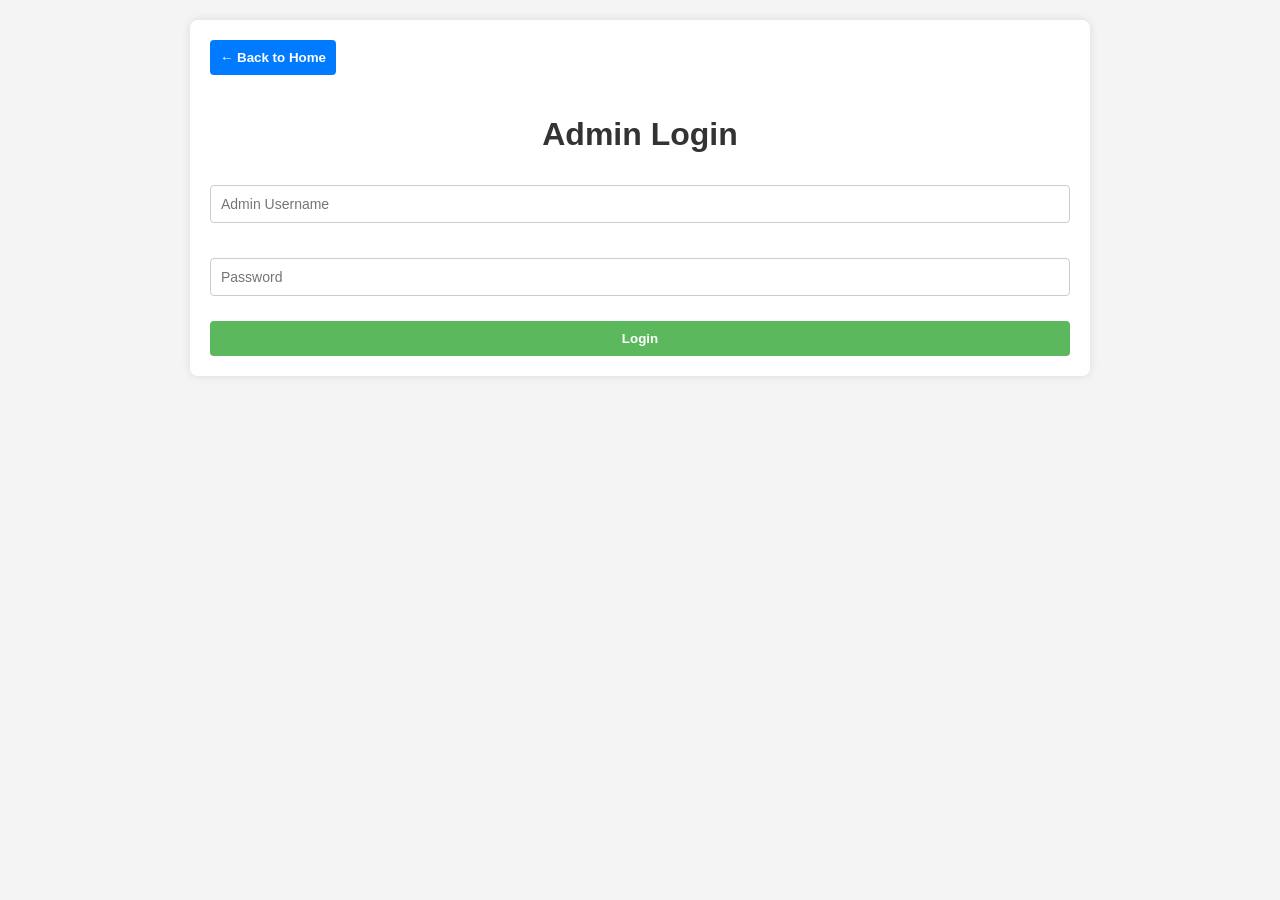
<file: admin-dashboard.html>
<!DOCTYPE html>
<html lang="en">
<head>
    <meta charset="UTF-8">
    <meta name="viewport" content="width=device-width, initial-scale=1.0">
    <meta http-equiv="Cache-Control" content="no-store" />
    <meta http-equiv="Pragma" content="no-cache" />
    <meta http-equiv="Expires" content="0" />
    <link rel="stylesheet" href="styles.css">
    <title>Admin Dashboard</title>
    <link rel="icon" href="logo.svg" type="image/svg+xml" />
    <style>
        body {
            font-family: Arial, sans-serif;
            background-color: #f4f4f4;
            margin: 0;
            padding: 20px;
        }
        .container {
            max-width: 900px;
            margin: auto;
            background: white;
            padding: 20px;
            border-radius: 8px;
            box-shadow: 0 0 10px rgba(0, 0, 0, 0.1);
        }
        h1 {
            text-align: center;
            color: #333;
        }
        h2 {
            color: #555;
            margin-top: 30px;
            border-bottom: 2px solid #5cb85c;
            padding-bottom: 10px;
        }
        form {
            display: flex;
            flex-direction: column;
        }
        input[type="text"], input[type="password"], input[type="email"], input[type="number"], textarea, input[type="file"] {
            padding: 10px;
            margin: 10px 0;
            border: 1px solid #ccc;
            border-radius: 4px;
            font-family: Arial, sans-serif;
        }
        textarea {
            resize: vertical;
            min-height: 100px;
        }
        button {
            padding: 10px;
            background-color: #5cb85c;
            color: white;
            border: none;
            border-radius: 4px;
            cursor: pointer;
            font-weight: bold;
        }
        button:hover {
            background-color: #4cae4c;
        }
        .form-group {
            margin-bottom: 15px;
        }
        .hidden {
            display: none;
        }
        .success {
            color: green;
            margin: 10px 0;
            padding: 10px;
            background-color: #d4edda;
            border-radius: 4px;
        }
        .error {
            color: red;
            margin: 10px 0;
            padding: 10px;
            background-color: #f8d7da;
            border-radius: 4px;
        }
        .nav-btn {
            background-color: #007bff;
            margin-bottom: 20px;
            display: inline-block;
        }
        .nav-btn:hover {
            background-color: #0056b3;
        }
        .logout-btn {
            background-color: #dc3545;
            margin-bottom: 20px;
        }
        .logout-btn:hover {
            background-color: #c82333;
        }
    </style>
</head>
<body>
    <div class="container">
        <button class="nav-btn" onclick="window.location.href='index.html'">← Back to Home</button>

        <div id="login-section">
            <h1>Admin Login</h1>
            <form id="admin-login-form">
                <div class="form-group">
                    <input type="text" id="login-username" placeholder="Admin Username" required>
                </div>
                <div class="form-group">
                    <input type="password" id="login-password" placeholder="Password" required>
                </div>
                <button type="submit">Login</button>
                <div id="login-message"></div>
            </form>
        </div>

        <div id="dashboard-section" class="hidden">
            <h1>Admin Dashboard</h1>
            <button class="logout-btn" onclick="logout()">Logout</button>

            <h2>Add New Product</h2>
            <form id="add-product-form">
                <div class="form-group">
                    <input type="text" id="product-name" placeholder="Product Name" required>
                </div>
                <div class="form-group">
                    <input type="number" id="product-price" placeholder="Price" step="0.01" required>
                </div>
                <div class="form-group">
                    <textarea id="product-description" placeholder="Product Description" required></textarea>
                </div>
                <div class="form-group">
                    <label for="product-image">Upload Product Image:</label>
                    <input type="file" id="product-image" accept="image/*" required>
                </div>
                <div class="form-group">
                    <input type="number" id="product-stock" placeholder="Stock Quantity" required>
                </div>
                <button type="submit">Add Product</button>
                <div id="product-message"></div>
            </form>
        </div>
    </div>

    <script>
        // Call the API on the same host/port that served this page.
        // This avoids "Failed to fetch" caused by hardcoded IPs / localhost.
        const API_BASE = `${window.location.origin}`;

        function getAdminToken() {
            return localStorage.getItem('admin_token');
        }

        function showLoginSection() {
            document.getElementById('login-section').classList.remove('hidden');
            document.getElementById('dashboard-section').classList.add('hidden');
        }

        function showDashboard() {
            document.getElementById('login-section').classList.add('hidden');
            document.getElementById('dashboard-section').classList.remove('hidden');
        }

        async function updateView() {
            showLoginSection();
            const token = getAdminToken();
            if (!token) {
                return;
            }

            try {
                const response = await fetch(`${API_BASE}/api/admin/session/`, {
                    headers: { 'X-Admin-Token': token },
                });
                if (response.ok) {
                    showDashboard();
                } else {
                    localStorage.removeItem('admin_token');
                }
            } catch {
                localStorage.removeItem('admin_token');
            }
        }

        // Ensure we re-check authentication when navigating via back/forward cache.
        window.addEventListener('pageshow', (event) => {
            if (event.persisted) {
                updateView();
            }
        });

        updateView();

        document.getElementById('admin-login-form').addEventListener('submit', async (e) => {
            e.preventDefault();
            const username = document.getElementById('login-username').value;
            const password = document.getElementById('login-password').value;
            const messageEl = document.getElementById('login-message');

            try {
                const response = await fetch(`${API_BASE}/api/admin/login/`, {
                    method: 'POST',
                    headers: { 'Content-Type': 'application/json' },
                    body: JSON.stringify({ username, password })
                });

                const data = await response.json();
                if (data.success) {
                    localStorage.setItem('admin_token', 'admin_' + data.admin_id);
                    messageEl.innerHTML = '<div class="success">Login successful! Redirecting...</div>';
                    setTimeout(() => {
                        location.reload();
                    }, 1000);
                } else {
                    messageEl.innerHTML = '<div class="error">' + (data.detail || 'Login failed') + '</div>';
                }
            } catch (error) {
                messageEl.innerHTML = '<div class="error">Error: ' + error.message + '</div>';
            }
        });

        document.getElementById('add-product-form').addEventListener('submit', async (e) => {
            e.preventDefault();
            const name = document.getElementById('product-name').value;
            const price = document.getElementById('product-price').value;
            const description = document.getElementById('product-description').value;
            const image = document.getElementById('product-image').files[0];
            const stock = document.getElementById('product-stock').value;
            const messageEl = document.getElementById('product-message');

            if (!image) {
                messageEl.innerHTML = '<div class="error">Please select an image</div>';
                return;
            }

            try {
                // Create product first
                const productResponse = await fetch(`${API_BASE}/api/products/`, {
                    method: 'POST',
                    headers: {
                        'Content-Type': 'application/json',
                        'X-Admin-Token': getAdminToken() || ''
                    },
                    body: JSON.stringify({ name, price, description, stock })
                });

                const product = await productResponse.json();
                if (!product.id) {
                    messageEl.innerHTML = '<div class="error">Failed to create product</div>';
                    return;
                }

                // Upload image
                const formData = new FormData();
                formData.append('image', image);

                const imageResponse = await fetch(`${API_BASE}/api/products/${product.id}/upload-image/`, {
                    method: 'POST',
                    headers: {
                        'X-Admin-Token': getAdminToken() || ''
                    },
                    body: formData
                });

                const updatedProduct = await imageResponse.json();
                if (updatedProduct.id) {
                    messageEl.innerHTML = '<div class="success">Product added successfully! Image uploaded.</div>';
                    document.getElementById('add-product-form').reset();
                    setTimeout(() => {
                        messageEl.innerHTML = '';
                    }, 3000);
                } else {
                    messageEl.innerHTML = '<div class="error">Failed to upload image</div>';
                }
            } catch (error) {
                messageEl.innerHTML = '<div class="error">Error: ' + error.message + '</div>';
                console.error('Error:', error);
            }
        });

        function logout() {
            localStorage.removeItem('admin_token');
            // Replace the current entry so the back button cannot return to an authenticated state.
            window.location.replace('admin-dashboard.html');
        }
    </script>
</body>
</html>
</file>
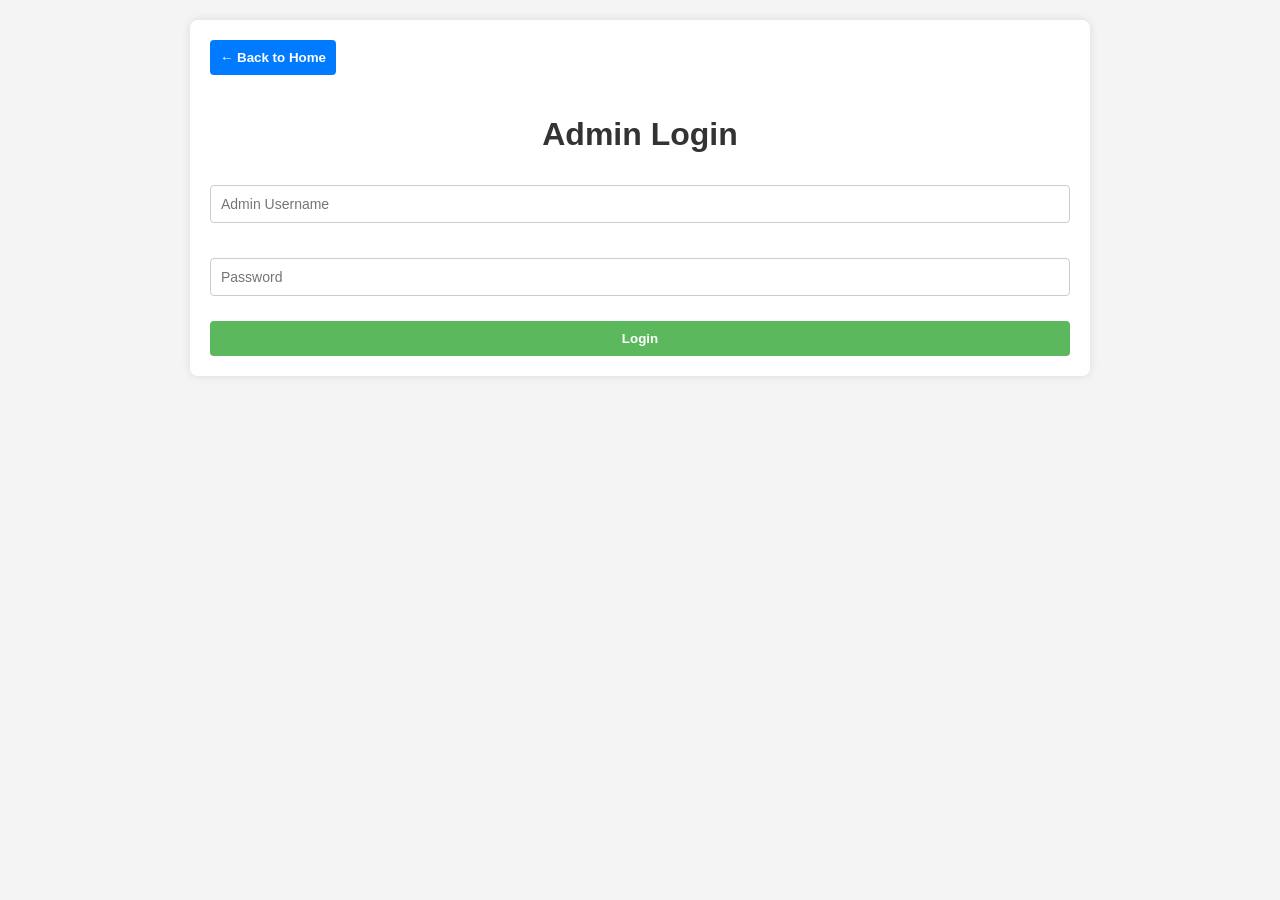
<file: admin-ui.html>
<!DOCTYPE html>
<html lang="en">
<head>
    <meta charset="UTF-8">
    <meta name="viewport" content="width=device-width, initial-scale=1.0">
    <meta http-equiv="Cache-Control" content="no-store" />
    <meta http-equiv="Pragma" content="no-cache" />
    <meta http-equiv="Expires" content="0" />
    <link rel="stylesheet" href="styles.css">
    <title>Admin Dashboard</title>
    <link rel="icon" href="logo.svg" type="image/svg+xml" />
    <style>
        body {
            font-family: Arial, sans-serif;
            background-color: #f4f4f4;
            margin: 0;
            padding: 20px;
        }
        .container {
            max-width: 900px;
            margin: auto;
            background: white;
            padding: 20px;
            border-radius: 8px;
            box-shadow: 0 0 10px rgba(0, 0, 0, 0.1);
        }
        h1 {
            text-align: center;
            color: #333;
        }
        h2 {
            color: #555;
            margin-top: 30px;
            border-bottom: 2px solid #5cb85c;
            padding-bottom: 10px;
        }
        form {
            display: flex;
            flex-direction: column;
        }
        input[type="text"], input[type="password"], input[type="email"], input[type="number"], textarea, input[type="file"] {
            padding: 10px;
            margin: 10px 0;
            border: 1px solid #ccc;
            border-radius: 4px;
            font-family: Arial, sans-serif;
        }
        label {
            font-weight: bold;
            color: #555;
            margin-top: 5px;
        }
        textarea {
            resize: vertical;
            min-height: 100px;
        }
        button {
            padding: 10px;
            background-color: #5cb85c;
            color: white;
            border: none;
            border-radius: 4px;
            cursor: pointer;
            font-weight: bold;
        }
        button:hover {
            background-color: #4cae4c;
        }
        .form-group {
            margin-bottom: 15px;
        }
        .hidden {
            display: none;
        }
        .success {
            color: #155724;
            margin: 10px 0;
            padding: 12px;
            background-color: #d4edda;
            border: 1px solid #c3e6cb;
            border-radius: 4px;
        }
        .error {
            color: #721c24;
            margin: 10px 0;
            padding: 12px;
            background-color: #f8d7da;
            border: 1px solid #f5c6cb;
            border-radius: 4px;
        }
        .nav-btn {
            background-color: #007bff;
            margin-bottom: 20px;
            display: inline-block;
        }
        .nav-btn:hover {
            background-color: #0056b3;
        }
        .logout-btn {
            background-color: #dc3545;
            margin-bottom: 20px;
        }
        .logout-btn:hover {
            background-color: #c82333;
        }
    </style>
</head>
<body>
    <div class="container">
        <button class="nav-btn" onclick="window.location.href='index.html'">← Back to Home</button>

        <div id="login-section">
            <h1>Admin Login</h1>
            <form id="admin-login-form">
                <div class="form-group">
                    <input type="text" id="login-username" placeholder="Admin Username" required>
                </div>
                <div class="form-group">
                    <input type="password" id="login-password" placeholder="Password" required>
                </div>
                <button type="submit">Login</button>
                <div id="login-message"></div>
            </form>
        </div>

        <div id="dashboard-section" class="hidden">
            <h1>Admin Dashboard</h1>
            <button class="logout-btn" onclick="logout()">Logout</button>

            <h2>Add New Product with Image</h2>
            <form id="add-product-form">
                <div class="form-group">
                    <input type="text" id="product-name" placeholder="Product Name" required>
                </div>
                <div class="form-group">
                    <input type="number" id="product-price" placeholder="Price" step="0.01" required>
                </div>
                <div class="form-group">
                    <textarea id="product-description" placeholder="Product Description" required></textarea>
                </div>
                <div class="form-group">
                    <label for="product-image">📁 Upload Product Image from Desktop:</label>
                    <input type="file" id="product-image" accept="image/*" required>
                </div>
                <div class="form-group">
                    <input type="number" id="product-stock" placeholder="Stock Quantity" required>
                </div>
                <button type="submit">✓ Add Product with Image</button>
                <div id="product-message"></div>
            </form>
        </div>
    </div>

    <script>
        // Call the API on the same host/port that served this page.
        // This avoids "Failed to fetch" caused by hardcoded IPs / localhost.
        const API_BASE = `${window.location.origin}`;

        function getAdminToken() {
            return localStorage.getItem('admin_token');
        }

        function showLoginSection() {
            document.getElementById('login-section').classList.remove('hidden');
            document.getElementById('dashboard-section').classList.add('hidden');
        }

        function showDashboard() {
            document.getElementById('login-section').classList.add('hidden');
            document.getElementById('dashboard-section').classList.remove('hidden');
        }

        async function updateView() {
            showLoginSection();
            const token = getAdminToken();
            if (!token) {
                return;
            }

            try {
                const response = await fetch(`${API_BASE}/api/admin/session/`, {
                    headers: { 'X-Admin-Token': token },
                });
                if (response.ok) {
                    showDashboard();
                } else {
                    localStorage.removeItem('admin_token');
                }
            } catch {
                localStorage.removeItem('admin_token');
            }
        }

        // Ensure we re-check authentication when navigating via back/forward cache.
        window.addEventListener('pageshow', (event) => {
            if (event.persisted) {
                updateView();
            }
        });

        updateView();

        async function readJsonOrText(res) {
            const contentType = (res.headers.get("content-type") || "").toLowerCase();
            if (contentType.includes("application/json")) {
                return await res.json();
            }
            const text = await res.text();
            return { _nonJson: true, _text: text };
        }

        function formatNonJsonError(label, res, data) {
            const snippet = (data?._text || "").slice(0, 200).replaceAll("<", "&lt;").replaceAll(">", "&gt;");
            return `${label} failed (${res.status} ${res.statusText}). Received non-JSON response. Snippet: ${snippet}`;
        }

        document.getElementById('admin-login-form').addEventListener('submit', async (e) => {
            e.preventDefault();
            const username = document.getElementById('login-username').value;
            const password = document.getElementById('login-password').value;
            const messageEl = document.getElementById('login-message');

            try {
                const response = await fetch(`${API_BASE}/api/admin/login/`, {
                    method: 'POST',
                    headers: { 'Content-Type': 'application/json' },
                    body: JSON.stringify({ username, password })
                });

                const data = await readJsonOrText(response);
                if (data._nonJson) {
                    messageEl.innerHTML = '<div class="error">✗ ' + formatNonJsonError("Admin login", response, data) + '</div>';
                    return;
                }
                if (data.success) {
                    localStorage.setItem('admin_token', 'admin_' + data.admin_id);
                    messageEl.innerHTML = '<div class="success">✓ Login successful! Redirecting to dashboard...</div>';
                    setTimeout(() => {
                        location.reload();
                    }, 1000);
                } else {
                    messageEl.innerHTML = '<div class="error">✗ ' + (data.detail || 'Login failed') + '</div>';
                }
            } catch (error) {
                messageEl.innerHTML = '<div class="error">✗ Error: ' + error.message + '</div>';
            }
        });

        document.getElementById('add-product-form').addEventListener('submit', async (e) => {
            e.preventDefault();
            const name = document.getElementById('product-name').value;
            const price = document.getElementById('product-price').value;
            const description = document.getElementById('product-description').value;
            const image = document.getElementById('product-image').files[0];
            const stock = document.getElementById('product-stock').value;
            const messageEl = document.getElementById('product-message');

            if (!image) {
                messageEl.innerHTML = '<div class="error">✗ Please select an image from your desktop</div>';
                return;
            }

            try {
                messageEl.innerHTML = '<div class="success">⏳ Uploading product with image...</div>';

                // Create product first
                const productResponse = await fetch(`${API_BASE}/api/products/`, {
                    method: 'POST',
                    headers: {
                        'Content-Type': 'application/json',
                        'X-Admin-Token': getAdminToken() || ''
                    },
                    body: JSON.stringify({ name, price, description, stock })
                });

                const product = await readJsonOrText(productResponse);
                if (product._nonJson) {
                    messageEl.innerHTML = '<div class="error">✗ ' + formatNonJsonError("Create product", productResponse, product) + '</div>';
                    return;
                }
                if (!product.id) {
                    messageEl.innerHTML = '<div class="error">✗ Failed to create product</div>';
                    return;
                }

                // Upload image
                const formData = new FormData();
                formData.append('image', image);

                const imageResponse = await fetch(`${API_BASE}/api/products/${product.id}/upload-image/`, {
                    method: 'POST',
                    headers: {
                        'X-Admin-Token': getAdminToken() || ''
                    },
                    body: formData
                });

                const updatedProduct = await readJsonOrText(imageResponse);
                if (updatedProduct._nonJson) {
                    messageEl.innerHTML = '<div class="error">✗ ' + formatNonJsonError("Upload image", imageResponse, updatedProduct) + '</div>';
                    return;
                }
                if (updatedProduct.id) {
                    messageEl.innerHTML = '<div class="success">✓ Success! Product added with image. It will now display on the home page automatically!</div>';
                    document.getElementById('add-product-form').reset();
                    setTimeout(() => {
                        messageEl.innerHTML = '';
                    }, 4000);
                } else {
                    messageEl.innerHTML = '<div class="error">✗ Failed to upload image</div>';
                }
            } catch (error) {
                messageEl.innerHTML = '<div class="error">✗ Error: ' + error.message + '</div>';
                console.error('Error:', error);
            }
        });

        function logout() {
            if (confirm('Are you sure you want to logout?')) {
                localStorage.removeItem('admin_token');
                // Replace history so back button doesn't return to the authenticated view
                window.location.replace('admin-ui.html');
            }
        }
    </script>
</body>
</html>
</file>
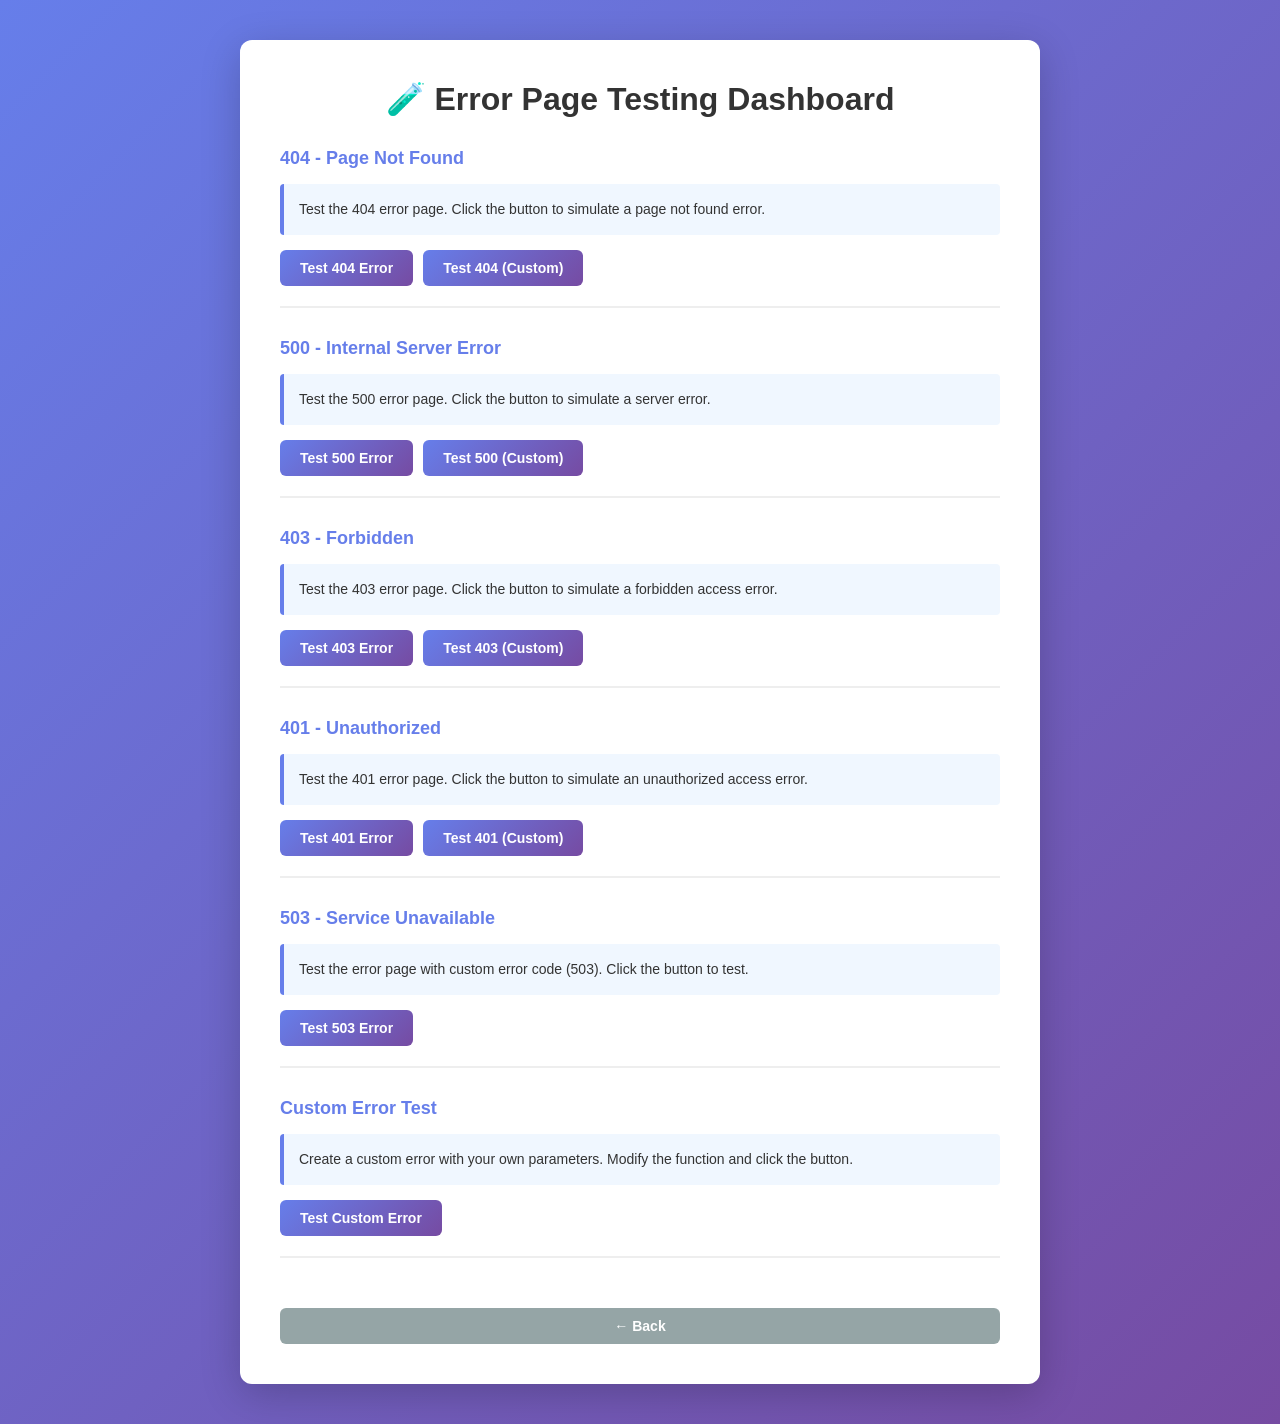
<file: error-test.html>
<!DOCTYPE html>
<html lang="en">
<head>
    <meta charset="UTF-8" />
    <meta name="viewport" content="width=device-width, initial-scale=1.0" />
    <title>Error Testing Page</title>
    <link rel="icon" href="logo.svg" type="image/svg+xml" />
    <style>
        * {
            margin: 0;
            padding: 0;
            box-sizing: border-box;
        }
        
        body {
            font-family: 'Segoe UI', Tahoma, Geneva, Verdana, sans-serif;
            background: linear-gradient(135deg, #667eea 0%, #764ba2 100%);
            min-height: 100vh;
            padding: 40px 20px;
        }
        
        .container {
            max-width: 800px;
            margin: 0 auto;
            background: white;
            border-radius: 12px;
            box-shadow: 0 10px 40px rgba(0, 0, 0, 0.2);
            padding: 40px;
        }
        
        h1 {
            color: #333;
            margin-bottom: 30px;
            text-align: center;
        }
        
        .test-section {
            margin-bottom: 30px;
            padding-bottom: 20px;
            border-bottom: 2px solid #eee;
        }
        
        .test-section:last-child {
            border-bottom: none;
        }
        
        .test-section h2 {
            color: #667eea;
            font-size: 18px;
            margin-bottom: 15px;
        }
        
        .button-group {
            display: flex;
            gap: 10px;
            flex-wrap: wrap;
        }
        
        button {
            padding: 10px 20px;
            background: linear-gradient(135deg, #667eea 0%, #764ba2 100%);
            color: white;
            border: none;
            border-radius: 6px;
            cursor: pointer;
            font-weight: 600;
            transition: all 0.3s ease;
            font-size: 14px;
        }
        
        button:hover {
            transform: translateY(-2px);
            box-shadow: 0 5px 20px rgba(102, 126, 234, 0.4);
        }
        
        .info {
            background: #f0f7ff;
            border-left: 4px solid #667eea;
            padding: 15px;
            border-radius: 4px;
            margin-bottom: 15px;
            color: #333;
            font-size: 14px;
            line-height: 1.5;
        }
        
        code {
            background: #f5f5f5;
            padding: 2px 6px;
            border-radius: 3px;
            font-family: 'Courier New', monospace;
            font-size: 13px;
        }
        
        .back-button {
            background: #95a5a6;
            margin-top: 20px;
            width: 100%;
            text-align: center;
        }
        
        .back-button:hover {
            background: #7f8c8d;
        }
    </style>
</head>
<body>
    <div class="container">
        <h1>🧪 Error Page Testing Dashboard</h1>
        
        <div class="test-section">
            <h2>404 - Page Not Found</h2>
            <div class="info">
                Test the 404 error page. Click the button to simulate a page not found error.
            </div>
            <div class="button-group">
                <button onclick="test404()">Test 404 Error</button>
                <button onclick="test404Custom()">Test 404 (Custom)</button>
            </div>
        </div>
        
        <div class="test-section">
            <h2>500 - Internal Server Error</h2>
            <div class="info">
                Test the 500 error page. Click the button to simulate a server error.
            </div>
            <div class="button-group">
                <button onclick="test500()">Test 500 Error</button>
                <button onclick="test500Custom()">Test 500 (Custom)</button>
            </div>
        </div>
        
        <div class="test-section">
            <h2>403 - Forbidden</h2>
            <div class="info">
                Test the 403 error page. Click the button to simulate a forbidden access error.
            </div>
            <div class="button-group">
                <button onclick="test403()">Test 403 Error</button>
                <button onclick="test403Custom()">Test 403 (Custom)</button>
            </div>
        </div>
        
        <div class="test-section">
            <h2>401 - Unauthorized</h2>
            <div class="info">
                Test the 401 error page. Click the button to simulate an unauthorized access error.
            </div>
            <div class="button-group">
                <button onclick="test401()">Test 401 Error</button>
                <button onclick="test401Custom()">Test 401 (Custom)</button>
            </div>
        </div>
        
        <div class="test-section">
            <h2>503 - Service Unavailable</h2>
            <div class="info">
                Test the error page with custom error code (503). Click the button to test.
            </div>
            <div class="button-group">
                <button onclick="test503()">Test 503 Error</button>
            </div>
        </div>
        
        <div class="test-section">
            <h2>Custom Error Test</h2>
            <div class="info">
                Create a custom error with your own parameters. Modify the function and click the button.
            </div>
            <div class="button-group">
                <button onclick="testCustom()">Test Custom Error</button>
            </div>
        </div>
        
        <button class="back-button" onclick="goBack()">← Back</button>
    </div>

    <script>
        function redirectToError(code, title, message, details = '') {
            const params = new URLSearchParams({
                code: code,
                title: title,
                message: message
            });
            if (details) {
                params.append('details', details);
            }
            window.location.href = `/error.html?${params.toString()}`;
        }

        // 404 Tests
        function test404() {
            redirectToError('404', 'Page Not Found', 'The page you are looking for does not exist.');
        }

        function test404Custom() {
            redirectToError('404', 'Product Not Found', 'The product you are looking for might have been removed or sold out.', 'Product ID: 999 not found in database');
        }

        // 500 Tests
        function test500() {
            redirectToError('500', 'Internal Server Error', 'An unexpected error occurred on the server. Please try again later.');
        }

        function test500Custom() {
            redirectToError('500', 'Database Connection Error', 'Unable to connect to the database. Our team is investigating the issue.', 'Database connection timeout after 30 seconds');
        }

        // 403 Tests
        function test403() {
            redirectToError('403', 'Access Forbidden', 'You do not have permission to access this resource.');
        }

        function test403Custom() {
            redirectToError('403', 'Admin Access Only', 'This page is only accessible to administrators. Contact support if you believe this is an error.', 'User role: viewer, Required role: admin');
        }

        // 401 Tests
        function test401() {
            redirectToError('401', 'Unauthorized', 'Authentication is required to access this resource. Please log in.');
        }

        function test401Custom() {
            redirectToError('401', 'Session Expired', 'Your session has expired. Please log in again to continue.', 'Session timeout after 30 minutes of inactivity');
        }

        // 503 Tests
        function test503() {
            redirectToError('503', 'Service Unavailable', 'The server is temporarily unavailable due to maintenance. We should be back online shortly.');
        }

        // Custom Test
        function testCustom() {
            redirectToError('502', 'Bad Gateway', 'The gateway server received an invalid response from the upstream server.', 'Upstream server: api.example.com returned 502');
        }

        function goBack() {
            window.history.back();
        }
    </script>
</body>
</html>
</file>
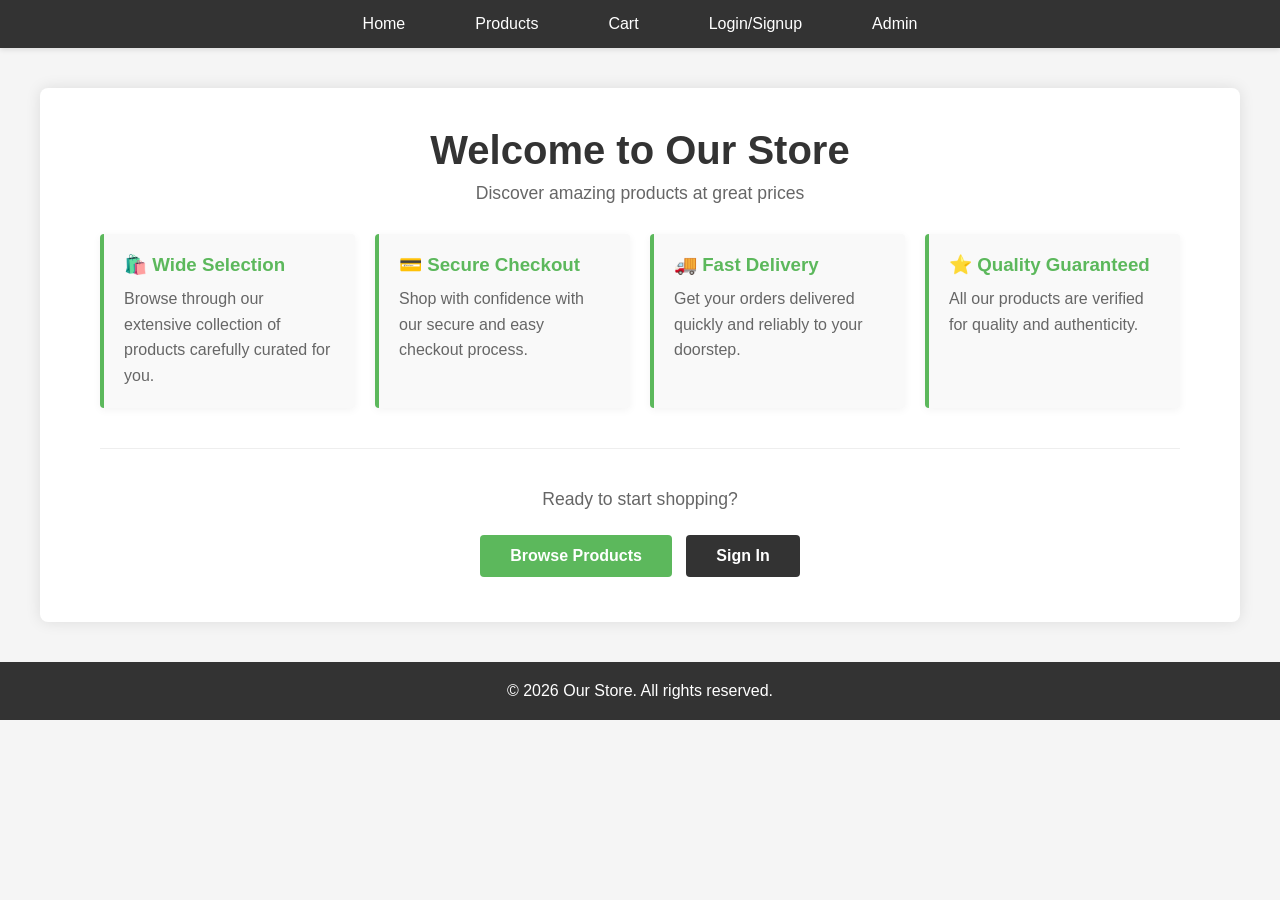
<file: home.html>
<!DOCTYPE html>
<html lang="en">
<head>
    <meta charset="UTF-8">
    <meta name="viewport" content="width=device-width, initial-scale=1.0">
    <title>Welcome - Our Store</title>
    <link rel="icon" href="logo.svg" type="image/svg+xml" />
    <link rel="stylesheet" href="styles.css">
    <style>
        * {
            margin: 0;
            padding: 0;
            box-sizing: border-box;
        }
        
        body {
            font-family: 'Segoe UI', Tahoma, Geneva, Verdana, sans-serif;
            background-color: #f5f5f5;
        }
        
        nav {
            background-color: #333;
            padding: 15px 0;
            box-shadow: 0 2px 5px rgba(0, 0, 0, 0.1);
        }
        
        nav ul {
            list-style: none;
            display: flex;
            justify-content: center;
            flex-wrap: wrap;
        }
        
        nav li {
            margin: 0 20px;
        }
        
        nav a {
            color: white;
            text-decoration: none;
            font-weight: 500;
            padding: 10px 15px;
            border-radius: 4px;
            transition: background-color 0.3s;
        }
        
        nav a:hover {
            background-color: #5cb85c;
        }
        
        .container {
            max-width: 1200px;
            margin: 40px auto;
            padding: 0 20px;
            background: white;
            border-radius: 8px;
            box-shadow: 0 0 15px rgba(0, 0, 0, 0.1);
        }
        
        h1 {
            text-align: center;
            color: #333;
            margin-bottom: 10px;
            font-size: 2.5em;
        }
        
        .subtitle {
            text-align: center;
            color: #666;
            margin-bottom: 30px;
            font-size: 1.1em;
        }
        
        .content {
            padding: 40px;
        }
        
        .features {
            display: grid;
            grid-template-columns: repeat(auto-fit, minmax(250px, 1fr));
            gap: 20px;
            margin-top: 30px;
        }
        
        .feature-card {
            padding: 20px;
            background-color: #f9f9f9;
            border-left: 4px solid #5cb85c;
            border-radius: 4px;
            box-shadow: 0 2px 8px rgba(0, 0, 0, 0.05);
        }
        
        .feature-card h3 {
            color: #5cb85c;
            margin-bottom: 10px;
        }
        
        .feature-card p {
            color: #666;
            line-height: 1.6;
        }
        
        .cta-section {
            text-align: center;
            margin-top: 40px;
            padding-top: 40px;
            border-top: 1px solid #eee;
        }
        
        .cta-section p {
            color: #666;
            margin-bottom: 20px;
            font-size: 1.1em;
        }
        
        .cta-link {
            display: inline-block;
            padding: 12px 30px;
            text-decoration: none;
            border-radius: 4px;
            font-weight: bold;
            margin: 5px;
            transition: transform 0.2s;
        }
        
        .cta-link:hover {
            transform: translateY(-2px);
        }
        
        .primary {
            background-color: #5cb85c;
            color: white;
        }
        
        .secondary {
            background-color: #333;
            color: white;
        }
        
        footer {
            background-color: #333;
            color: white;
            text-align: center;
            padding: 20px;
            margin-top: 40px;
        }
    </style>
</head>
<body>
    <nav>
        <ul>
            <li><a href="home.html">Home</a></li>
            <li><a href="product.html">Products</a></li>
            <li><a href="cart.html">Cart</a></li>
            <li><a href="user-login.html">Login/Signup</a></li>
            <li><a href="admin-ui.html">Admin</a></li>
        </ul>
    </nav>

    <div class="container">
        <div class="content">
            <h1>Welcome to Our Store</h1>
            <p class="subtitle">Discover amazing products at great prices</p>
            
            <div class="features">
                <div class="feature-card">
                    <h3>🛍️ Wide Selection</h3>
                    <p>Browse through our extensive collection of products carefully curated for you.</p>
                </div>
                <div class="feature-card">
                    <h3>💳 Secure Checkout</h3>
                    <p>Shop with confidence with our secure and easy checkout process.</p>
                </div>
                <div class="feature-card">
                    <h3>🚚 Fast Delivery</h3>
                    <p>Get your orders delivered quickly and reliably to your doorstep.</p>
                </div>
                <div class="feature-card">
                    <h3>⭐ Quality Guaranteed</h3>
                    <p>All our products are verified for quality and authenticity.</p>
                </div>
            </div>
            
            <div class="cta-section">
                <p>Ready to start shopping?</p>
                <a href="product.html" class="cta-link primary">Browse Products</a>
                <a href="user-login.html" class="cta-link secondary">Sign In</a>
            </div>
        </div>
    </div>

    <footer>
        <p>&copy; 2026 Our Store. All rights reserved.</p>
    </footer>
</body>
</html>
</file>
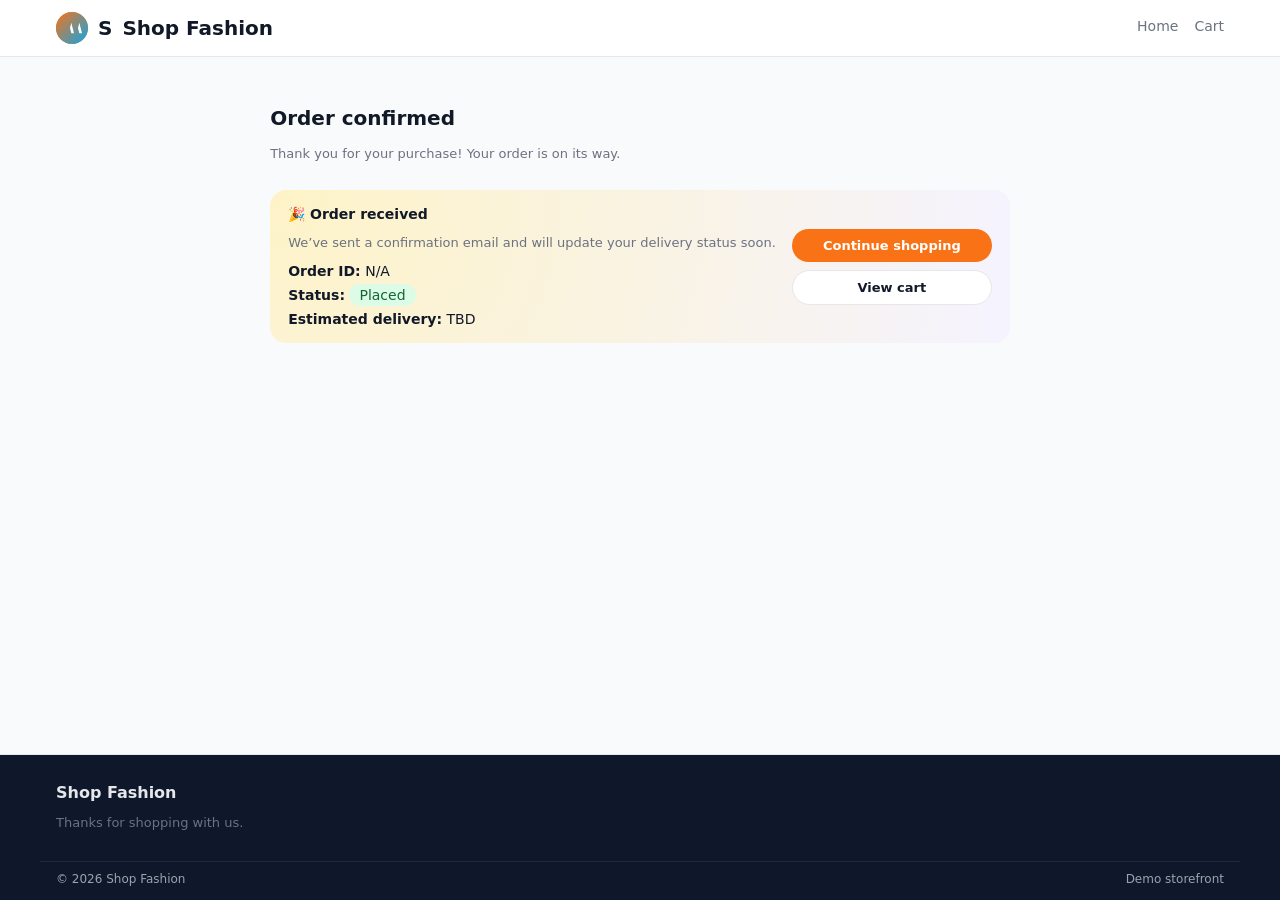
<file: order_confirmation.html>
<!DOCTYPE html>
<html lang="en">
  <head>
    <meta charset="UTF-8" />
    <meta name="viewport" content="width=device-width, initial-scale=1.0" />
    <title>Order Confirmation</title>
    <link rel="icon" href="logo.svg" type="image/svg+xml" />
    <link rel="stylesheet" href="styles.css" />
  </head>
  <body>
    <div class="page">
      <header class="header">
        <div class="header-top">
          <div class="brand">
            <img class="logo" src="logo.svg" alt="Shop Fashion" />
            <div class="brand-mark">S</div>
            <span>Shop Fashion</span>
          </div>
          <div class="main-nav">
            <div class="nav-links">
              <a href="./index.html" class="nav-link">Home</a>
              <a href="./cart.html" class="nav-link">Cart</a>
            </div>
          </div>
        </div>
      </header>

      <main class="container">
        <section class="section">
          <div class="section-header">
            <div>
              <h1 class="section-title">Order confirmed</h1>
              <p class="section-subtitle">Thank you for your purchase! Your order is on its way.</p>
            </div>
          </div>

          <div class="section-banner">
            <div class="section-banner-text">
              <div class="section-banner-title">🎉 Order received</div>
              <p class="text-muted">We’ve sent a confirmation email and will update your delivery status soon.</p>
              <div class="stack-sm">
                <div><strong>Order ID:</strong> <span id="order-id">N/A</span></div>
                <div>
                  <strong>Status:</strong>
                  <span class="pill" style="background: var(--color-badge-success-bg); color: var(--color-badge-success-text); padding: 3px 10px;">Placed</span>
                </div>
                <div><strong>Estimated delivery:</strong> <span id="delivery">TBD</span></div>
              </div>
            </div>
            <div class="stack-sm" style="min-width: 200px;">
              <a class="btn" href="./index.html">Continue shopping</a>
              <a class="btn btn-outline" href="./cart.html">View cart</a>
            </div>
          </div>
        </section>
      </main>

      <footer class="footer">
        <div class="footer-inner">
          <div>
            <div class="footer-title">Shop Fashion</div>
            <p class="text-muted">Thanks for shopping with us.</p>
          </div>
        </div>
        <div class="footer-bottom">
          <span>© <span id="year"></span> Shop Fashion</span>
          <span>Demo storefront</span>
        </div>
      </footer>
    </div>

    <script>
      const params = new URLSearchParams(window.location.search);
      document.getElementById("order-id").innerText = params.get("order_id") || "N/A";
      document.getElementById("delivery").innerText = params.get("delivery") || "TBD";

      window.addEventListener("load", () => {
        const yearSpan = document.getElementById("year");
        if (yearSpan) {
          yearSpan.textContent = new Date().getFullYear().toString();
        }
      });
    </script>
  </body>
</html>
</file>
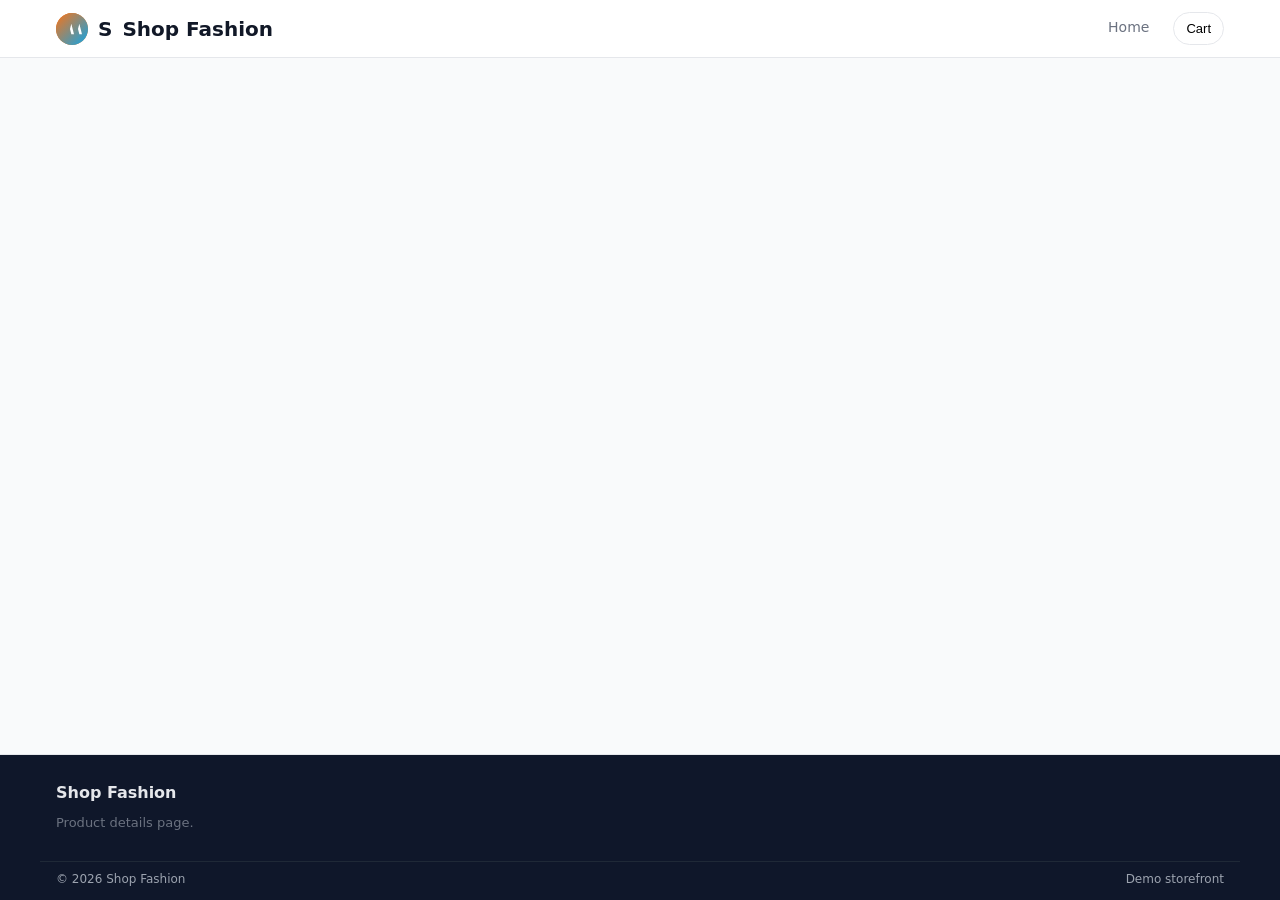
<file: product.html>
<!DOCTYPE html>
<html lang="en">
  <head>
    <meta charset="UTF-8" />
    <meta name="viewport" content="width=device-width, initial-scale=1.0" />
    <title>Product Details</title>
    <link rel="icon" href="logo.svg" type="image/svg+xml" />
    <link rel="stylesheet" href="styles.css" />
  </head>
  <body>
    <div class="page">
      <header class="header">
        <div class="header-top">
          <div class="brand">
            <img class="logo" src="logo.svg" alt="Shop Fashion" />
            <div class="brand-mark">S</div>
            <span>Shop Fashion</span>
          </div>
          <div class="main-nav">
            <div class="nav-links">
              <a href="./index.html" class="nav-link">Home</a>
            </div>
            <div class="nav-actions">
              <button class="nav-icon-btn" onclick="window.location.href='./cart.html'">
                <span>Cart</span>
              </button>
            </div>
          </div>
        </div>
      </header>

      <main class="container">
        <section class="section">
          <div id="product" class="product-detail"></div>
        </section>
      </main>

      <footer class="footer">
        <div class="footer-inner">
          <div>
            <div class="footer-title">Shop Fashion</div>
            <p class="text-muted">Product details page.</p>
          </div>
        </div>
        <div class="footer-bottom">
          <span>© <span id="year"></span> Shop Fashion</span>
          <span>Demo storefront</span>
        </div>
      </footer>
    </div>

    <script>
      // Use the current page origin whenever possible (including deployed hosts like 51.21.197.106).
      // Only fall back to the old demo host when the page is opened via file:// or origin is not available.
      const BACKEND_ORIGIN = "http://10.0.1.55:8000";
      const SERVER_BASE =
          (!window.location.origin || window.location.origin === "null" || window.location.protocol === "file:")
              ? BACKEND_ORIGIN
              : window.location.origin;
      const API_BASE = `${SERVER_BASE}`;
      const params = new URLSearchParams(window.location.search);
      const productId = params.get("id");

      function storeRecentlyViewed(id) {
        try {
          const raw = localStorage.getItem("recently_viewed") || "[]";
          let arr = JSON.parse(raw);
          arr = [id, ...arr.filter((x) => x !== id)].slice(0, 10);
          localStorage.setItem("recently_viewed", JSON.stringify(arr));
        } catch {
          // ignore
        }
      }

      async function loadProduct() {
        if (!productId) return;
        const res = await fetch(`${API_BASE}/api/products/${productId}/`, { credentials: "include" });
        const p = await res.json();
        const box = document.getElementById("product");

        const imageUrl = (() => {
          const raw = p.uploaded_image_url || p.image_url;
          const base = SERVER_BASE || BACKEND_ORIGIN;
          if (!raw) return `${base}/no-image.svg`;
          if (/^https?:\/\//i.test(raw)) return raw;
          if (raw.startsWith("/")) return `${base}${raw}`;
          return `${base}/${raw}`;
        })();

        const inStock = p.stock > 0;

        box.innerHTML = `
          <div class="product-gallery">
            <div class="product-main-image">
              <img src="${imageUrl}" alt="${p.name}" onerror="this.src='${SERVER_BASE}/no-image.svg'">
            </div>
          </div>
          <div class="product-info">
            <div class="product-info-header">
              <div>
                <h1 class="section-title">${p.name}</h1>
                <div class="detail-meta">
                  <span>★ ★ ★ ★ ☆ · 120 reviews</span>
                  <span>${inStock ? "In stock" : "Out of stock"}</span>
                </div>
              </div>
              <div class="product-price-block">
                <div class="product-price-main-lg">$${parseFloat(p.price).toFixed(2)}</div>
              </div>
            </div>

            <div class="stack-md">
              <div>
                <div class="footer-title">Description</div>
                <p class="text-muted">${p.description || "No description available."}</p>
              </div>

              <div>
                <div class="footer-title">Size</div>
                <div class="pill-group">
                  <button type="button" class="pill-option active">M</button>
                  <button type="button" class="pill-option">L</button>
                  <button type="button" class="pill-option">XL</button>
                </div>
              </div>
            </div>

            <div class="product-cta-row">
              <button class="btn" type="button" onclick="addToCart(${p.id})" ${inStock ? "" : "disabled"}>
                ${inStock ? "Add to cart" : "Out of stock"}
              </button>
              <button class="btn btn-outline" type="button" onclick="window.location.href='./cart.html'">
                Go to cart
              </button>
            </div>
          </div>
        `;

        storeRecentlyViewed(p.id);
      }

      async function addToCart(id) {
        const res = await fetch(`${API_BASE}/api/cart/`, {
          method: "POST",
          credentials: "include",
          headers: { "Content-Type": "application/json" },
          body: JSON.stringify({ product_id: id, quantity: 1 }),
        });
        if (res.ok) {
          alert("Added to cart");
        } else {
          alert("Error adding to cart");
        }
      }

      window.addEventListener("load", () => {
        const yearSpan = document.getElementById("year");
        if (yearSpan) {
          yearSpan.textContent = new Date().getFullYear().toString();
        }
        loadProduct();
      });
    </script>
  </body>
</html>
</file>
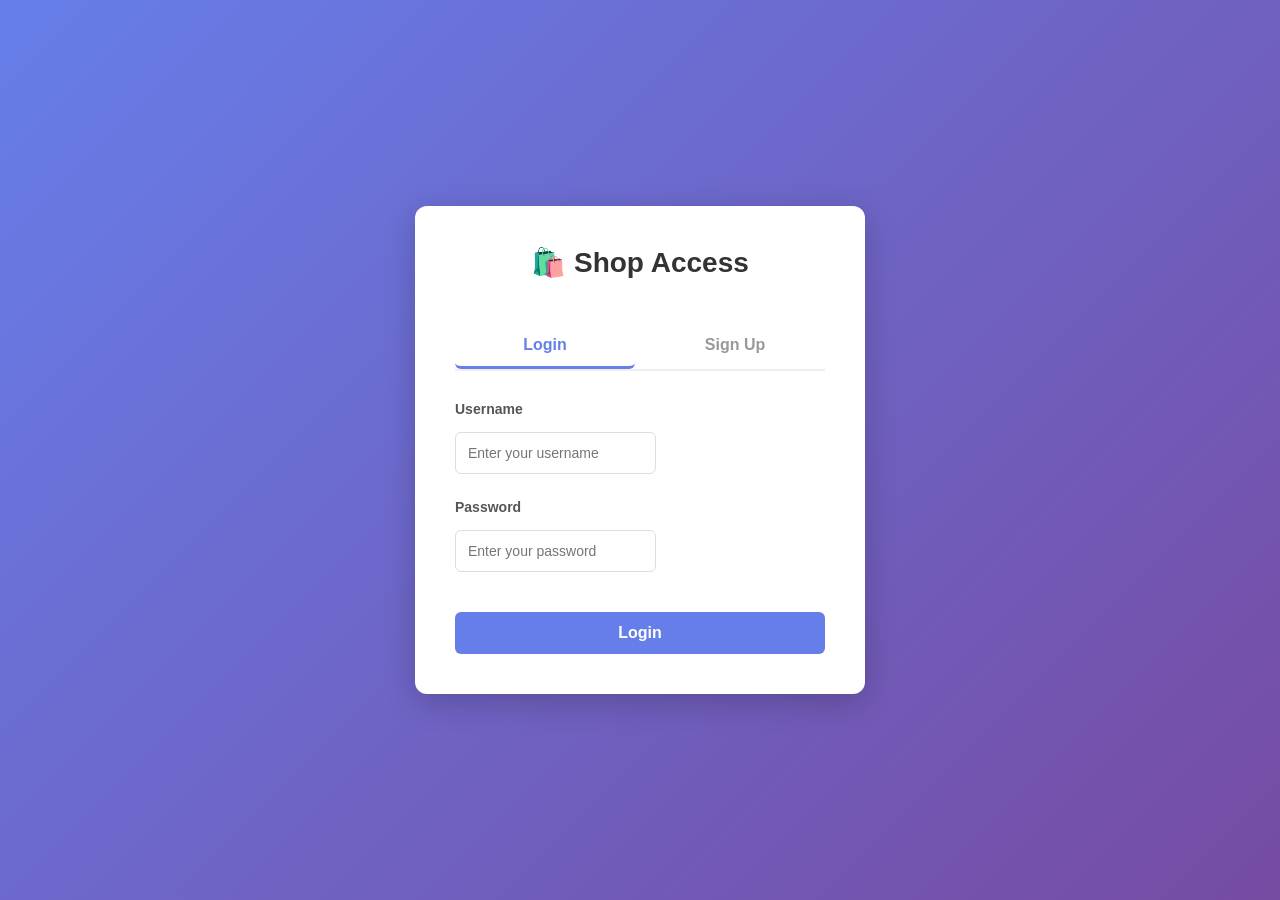
<file: user-login.html>
<!DOCTYPE html>
<html lang="en">
<head>
    <meta charset="UTF-8">
    <meta name="viewport" content="width=device-width, initial-scale=1.0">
    <title>User Login/Signup - Shop</title>
    <link rel="icon" href="logo.svg" type="image/svg+xml" />
    <style>
        * {
            margin: 0;
            padding: 0;
            box-sizing: border-box;
        }
        body {
            font-family: 'Segoe UI', Tahoma, Geneva, Verdana, sans-serif;
            background: linear-gradient(135deg, #667eea 0%, #764ba2 100%);
            min-height: 100vh;
            display: flex;
            justify-content: center;
            align-items: center;
            padding: 20px;
        }
        .container {
            background: white;
            padding: 40px;
            border-radius: 12px;
            box-shadow: 0 8px 32px rgba(0, 0, 0, 0.2);
            max-width: 450px;
            width: 100%;
        }
        h1 {
            text-align: center;
            color: #333;
            margin-bottom: 30px;
            font-size: 28px;
        }
        .tabs {
            display: flex;
            gap: 10px;
            margin-bottom: 30px;
            border-bottom: 2px solid #eee;
        }
        .tab-btn {
            flex: 1;
            padding: 12px;
            background: transparent;
            border: none;
            cursor: pointer;
            font-weight: 600;
            color: #999;
            border-bottom: 3px solid transparent;
            transition: all 0.3s;
            font-size: 16px;
        }
        .tab-btn.active {
            color: #667eea;
            border-bottom-color: #667eea;
        }
        .form-container {
            display: none;
        }
        .form-container.active {
            display: block;
            animation: slideIn 0.3s ease-in-out;
        }
        @keyframes slideIn {
            from {
                opacity: 0;
                transform: translateY(10px);
            }
            to {
                opacity: 1;
                transform: translateY(0);
            }
        }
        form {
            display: flex;
            flex-direction: column;
        }
        input[type="text"], input[type="password"], input[type="email"] {
            padding: 12px;
            margin: 10px 0;
            border: 1px solid #ddd;
            border-radius: 6px;
            font-size: 14px;
            transition: border-color 0.3s;
        }
        input[type="text"]:focus, input[type="password"]:focus, input[type="email"]:focus {
            outline: none;
            border-color: #667eea;
            box-shadow: 0 0 0 3px rgba(102, 126, 234, 0.1);
        }
        button {
            padding: 12px;
            background-color: #667eea;
            color: white;
            border: none;
            border-radius: 6px;
            cursor: pointer;
            margin-top: 15px;
            font-weight: 600;
            font-size: 16px;
            transition: background-color 0.3s;
        }
        button:hover:not(:disabled) {
            background-color: #5568d3;
        }
        button:disabled {
            background-color: #ccc;
            cursor: not-allowed;
        }
        button:active {
            transform: scale(0.98);
        }
        .message {
            margin: 15px 0;
            padding: 12px;
            border-radius: 6px;
            text-align: center;
            font-weight: 600;
            display: none;
        }
        .message.show {
            display: block;
        }
        .success {
            background-color: #d4edda;
            color: #155724;
            border: 1px solid #c3e6cb;
        }
        .error {
            background-color: #f8d7da;
            color: #721c24;
            border: 1px solid #f5c6cb;
        }
        .form-group {
            margin-bottom: 15px;
        }
        label {
            display: block;
            margin-bottom: 5px;
            color: #555;
            font-weight: 600;
            font-size: 14px;
        }
    </style>
</head>
<body>
    <div class="container">
        <h1>🛍️ Shop Access</h1>
        
        <div class="tabs">
            <button class="tab-btn active" onclick="switchTab(event, 'login')">Login</button>
            <button class="tab-btn" onclick="switchTab(event, 'signup')">Sign Up</button>
        </div>

        <!-- Login Form -->
        <div id="login" class="form-container active">
            <form id="login-form">
                <div class="form-group">
                    <label for="login-username">Username</label>
                    <input type="text" id="login-username" placeholder="Enter your username" required>
                </div>
                <div class="form-group">
                    <label for="login-password">Password</label>
                    <input type="password" id="login-password" placeholder="Enter your password" required>
                </div>
                <button type="submit" id="login-btn">Login</button>
                <div id="login-message" class="message"></div>
            </form>
        </div>

        <!-- Signup Form -->
        <div id="signup" class="form-container">
            <form id="signup-form">
                <div class="form-group">
                    <label for="signup-username">Username</label>
                    <input type="text" id="signup-username" placeholder="Choose a username" required>
                </div>
                <div class="form-group">
                    <label for="signup-email">Email (Optional)</label>
                    <input type="email" id="signup-email" placeholder="Enter your email">
                </div>
                <div class="form-group">
                    <label for="signup-password">Password</label>
                    <input type="password" id="signup-password" placeholder="Create a password" required>
                </div>
                <div class="form-group">
                    <label for="signup-password-confirm">Confirm Password</label>
                    <input type="password" id="signup-password-confirm" placeholder="Confirm your password" required>
                </div>
                <button type="submit" id="signup-btn">Create Account</button>
                <div id="signup-message" class="message"></div>
            </form>
        </div>
    </div>

    <script>
        // Use the current page origin whenever possible (including deployed hosts like 51.21.197.106).
        // Only fall back to the old demo host when the page is opened via file:// or origin is not available.
        const BACKEND_ORIGIN = "http://10.0.1.55:8000";
        const SERVER_BASE =
            (!window.location.origin || window.location.origin === "null" || window.location.protocol === "file:")
                ? BACKEND_ORIGIN
                : window.location.origin;
        const API_BASE = `${SERVER_BASE}`;

        function switchTab(event, tab) {
            event.preventDefault();
            document.querySelectorAll('.form-container').forEach(el => el.classList.remove('active'));
            document.querySelectorAll('.tab-btn').forEach(el => el.classList.remove('active'));
            document.getElementById(tab).classList.add('active');
            event.target.classList.add('active');
        }

        document.getElementById('login-form').addEventListener('submit', async (e) => {
            e.preventDefault();
            const username = document.getElementById('login-username').value.trim();
            const password = document.getElementById('login-password').value;
            const messageEl = document.getElementById('login-message');
            const loginBtn = document.getElementById('login-btn');

            if (!username || !password) {
                messageEl.classList.add('show', 'error');
                messageEl.innerHTML = '✗ Please enter username and password';
                return;
            }

            loginBtn.disabled = true;
            messageEl.classList.add('show', 'error');
            messageEl.innerHTML = '⏳ Logging in...';

            try {
                const response = await fetch(`${API_BASE}/api/user/login/`, {
                    method: 'POST',
                    headers: { 'Content-Type': 'application/json' },
                    body: JSON.stringify({ username, password })
                });
                const data = await response.json();

                if (data.success) {
                    localStorage.removeItem('admin_token');
                    localStorage.setItem('user_token', 'user_' + data.user_id);
                    messageEl.classList.remove('error');
                    messageEl.classList.add('success');
                    messageEl.innerHTML = '✓ Login successful! Redirecting...';
                    setTimeout(() => {
                        window.location.href = './index.html';
                    }, 1500);
                } else {
                    messageEl.classList.add('error');
                    messageEl.classList.remove('success');
                    messageEl.innerHTML = '✗ ' + (data.detail || 'Login failed');
                    loginBtn.disabled = false;
                }
            } catch (error) {
                messageEl.classList.add('error');
                messageEl.classList.remove('success');
                messageEl.innerHTML = '✗ Error: ' + error.message;
                loginBtn.disabled = false;
            }
        });

        document.getElementById('signup-form').addEventListener('submit', async (e) => {
            e.preventDefault();
            const username = document.getElementById('signup-username').value.trim();
            const email = document.getElementById('signup-email').value.trim();
            const password = document.getElementById('signup-password').value;
            const passwordConfirm = document.getElementById('signup-password-confirm').value;
            const messageEl = document.getElementById('signup-message');
            const signupBtn = document.getElementById('signup-btn');

            if (!username || !password) {
                messageEl.classList.add('show', 'error');
                messageEl.innerHTML = '✗ Username and password are required';
                return;
            }

            if (password !== passwordConfirm) {
                messageEl.classList.add('show', 'error');
                messageEl.innerHTML = '✗ Passwords do not match';
                return;
            }

            if (password.length < 6) {
                messageEl.classList.add('show', 'error');
                messageEl.innerHTML = '✗ Password must be at least 6 characters';
                return;
            }

            signupBtn.disabled = true;
            messageEl.classList.add('show', 'error');
            messageEl.innerHTML = '⏳ Creating account...';

            try {
                const payload = { username, password };
                if (email) payload.email = email;

                const response = await fetch(`${API_BASE}/api/user/signup/`, {
                    method: 'POST',
                    headers: { 'Content-Type': 'application/json' },
                    body: JSON.stringify(payload)
                });

                const raw = await response.text();

                let data;
                try {
                    data = raw ? JSON.parse(raw) : {};
                } catch (err) {
                    data = { detail: `Invalid JSON response: ${err.message}` };
                }

                if (response.ok && data.success) {
                    messageEl.classList.remove('error');
                    messageEl.classList.add('success');
                    messageEl.innerHTML = '✓ Account created! Switching to login...';
                    document.getElementById('signup-form').reset();
                    setTimeout(() => {
                        const loginTab = document.querySelector('.tab-btn');
                        loginTab.click();
                    }, 2000);
                    signupBtn.disabled = false;
                } else {
                    messageEl.classList.add('error');
                    messageEl.classList.remove('success');
                    messageEl.innerHTML = '✗ ' + (data.detail || 'Account creation failed');
                    signupBtn.disabled = false;
                }
            } catch (error) {
                messageEl.classList.add('error');
                messageEl.classList.remove('success');
                messageEl.innerHTML = '✗ Error: ' + error.message;
                signupBtn.disabled = false;
            }
        });
    </script>
</body>
</html>
</file>
<file: styles.css>
/* Design tokens */
:root {
  --color-bg: #f9fafb;
  --color-surface: #ffffff;
  --color-border: #e5e7eb;
  --color-primary: #111827;
  --color-primary-soft: #1f2937;
  --color-accent: #f97316;
  --color-accent-soft: #fed7aa;
  --color-secondary: #0ea5e9;
  --color-text-main: #111827;
  --color-text-muted: #6b7280;
  --color-badge-success-bg: #dcfce7;
  --color-badge-success-text: #166534;
  --color-badge-danger-bg: #fee2e2;
  --color-badge-danger-text: #b91c1c;
  --shadow-soft: 0 10px 30px rgba(15, 23, 42, 0.07);
  --radius-card: 12px;
  --radius-pill: 999px;
  --transition-fast: 0.2s ease;
}

*,
*::before,
*::after {
  box-sizing: border-box;
}

body {
  margin: 0;
  font-family: system-ui, -apple-system, BlinkMacSystemFont, "Segoe UI", sans-serif;
  background: var(--color-bg);
  color: var(--color-text-main);
}

a {
  color: inherit;
  text-decoration: none;
}

img {
  max-width: 100%;
  display: block;
}

/* Layout */
.page {
  min-height: 100vh;
  display: flex;
  flex-direction: column;
}

.container {
  max-width: 1200px;
  margin: 0 auto;
  padding: 24px 16px;
}

/* Header / Navigation */
.header {
  position: sticky;
  top: 0;
  z-index: 20;
  background: rgba(255, 255, 255, 0.96);
  backdrop-filter: blur(12px);
  border-bottom: 1px solid var(--color-border);
}

.header-top {
  display: flex;
  align-items: center;
  justify-content: space-between;
  padding: 12px 16px;
  max-width: 1200px;
  margin: 0 auto;
}

.brand {
  display: flex;
  align-items: center;
  gap: 10px;
  font-weight: 700;
  font-size: 20px;
  color: var(--color-primary);
}

.brand .logo {
  width: 36px;
  height: 36px;
  width: 32px;
  height: 32px;
  border-radius: 999px;
  background: linear-gradient(135deg, #f97316, #fb923c);
  display: flex;
  align-items: center;
  justify-content: center;
  color: #fff;
  font-size: 18px;
}

.main-nav {
  display: flex;
  align-items: center;
  gap: 24px;
  font-size: 14px;
}

.nav-links {
  display: flex;
  gap: 16px;
}

.nav-link {
  position: relative;
  padding-bottom: 4px;
  font-weight: 500;
  color: var(--color-text-muted);
}

.nav-link:hover {
  color: var(--color-primary);
}

.nav-link::after {
  content: "";
  position: absolute;
  left: 0;
  bottom: 0;
  width: 0;
  height: 2px;
  background: var(--color-accent);
  transition: width var(--transition-fast);
}

.nav-link:hover::after {
  width: 100%;
}

.nav-actions {
  display: flex;
  align-items: center;
  gap: 12px;
}

.nav-icon-btn {
  position: relative;
  border-radius: 999px;
  padding: 8px 12px;
  border: 1px solid var(--color-border);
  background: #fff;
  font-size: 13px;
  display: flex;
  align-items: center;
  gap: 6px;
  cursor: pointer;
  transition: background var(--transition-fast), box-shadow var(--transition-fast),
    transform var(--transition-fast);
}

.nav-icon-btn:hover {
  background: #f3f4f6;
  box-shadow: 0 2px 8px rgba(15, 23, 42, 0.08);
  transform: translateY(-1px);
}

.nav-badge {
  position: absolute;
  top: -4px;
  right: -4px;
  min-width: 18px;
  height: 18px;
  border-radius: 999px;
  background: var(--color-accent);
  color: #fff;
  font-size: 11px;
  display: flex;
  align-items: center;
  justify-content: center;
}

.header-search-row {
  border-top: 1px solid var(--color-border);
  padding: 10px 16px;
}

.search-bar {
  max-width: 1200px;
  margin: 0 auto;
  display: flex;
  gap: 8px;
}

.search-input {
  flex: 1;
  border-radius: 999px;
  border: 1px solid var(--color-border);
  padding: 10px 14px;
  font-size: 14px;
  outline: none;
}

.search-input:focus {
  border-color: var(--color-secondary);
  box-shadow: 0 0 0 1px rgba(14, 165, 233, 0.3);
}

.search-button {
  padding: 10px 16px;
  border-radius: 999px;
}

/* Hero */
.hero {
  padding-top: 32px;
  padding-bottom: 24px;
}

.hero-inner {
  display: grid;
  grid-template-columns: minmax(0, 1.2fr) minmax(0, 1fr);
  gap: 32px;
  align-items: center;
}

.hero-eyebrow {
  display: inline-flex;
  align-items: center;
  gap: 8px;
  padding: 4px 10px;
  border-radius: 999px;
  background: #fef3c7;
  color: #92400e;
  font-size: 12px;
  margin-bottom: 12px;
}

.hero-title {
  font-size: 40px;
  line-height: 1.1;
  margin: 0 0 12px;
}

.hero-subtitle {
  color: var(--color-text-muted);
  font-size: 15px;
  max-width: 420px;
  margin-bottom: 20px;
}

.hero-cta-row {
  display: flex;
  align-items: center;
  gap: 12px;
  margin-bottom: 12px;
}

.hero-meta {
  display: flex;
  gap: 16px;
  font-size: 12px;
  color: var(--color-text-muted);
}

.hero-image {
  position: relative;
  border-radius: 24px;
  overflow: hidden;
  box-shadow: var(--shadow-soft);
  background: radial-gradient(circle at top left, #f97316, #111827);
  min-height: 260px;
}

.hero-image-overlay {
  position: absolute;
  inset: 0;
  background: linear-gradient(135deg, rgba(15, 23, 42, 0.1), rgba(15, 23, 42, 0.6));
}

.hero-image-content {
  position: relative;
  z-index: 1;
  height: 100%;
  padding: 24px;
  display: flex;
  flex-direction: column;
  justify-content: space-between;
  color: #f9fafb;
}

.hero-tagline {
  font-size: 18px;
  max-width: 260px;
}

.hero-badge-grid {
  display: grid;
  gap: 8px;
  font-size: 12px;
}

/* Sections */
.section {
  padding: 8px 0 24px;
}

.section-header {
  display: flex;
  align-items: baseline;
  justify-content: space-between;
  margin-bottom: 16px;
}

.section-title {
  font-size: 20px;
  font-weight: 600;
}

.section-subtitle {
  font-size: 13px;
  color: var(--color-text-muted);
}

.section-link {
  font-size: 13px;
  color: var(--color-secondary);
}

/* Category tiles */
.category-grid {
  display: grid;
  grid-template-columns: repeat(auto-fit, minmax(150px, 1fr));
  gap: 14px;
}

.category-card {
  position: relative;
  overflow: hidden;
  border-radius: 18px;
  padding: 16px;
  background: var(--color-surface);
  box-shadow: 0 8px 20px rgba(15, 23, 42, 0.06);
  cursor: pointer;
  transition: transform var(--transition-fast), box-shadow var(--transition-fast);
}

.category-card:hover {
  transform: translateY(-3px);
  box-shadow: 0 14px 35px rgba(15, 23, 42, 0.12);
}

.category-label {
  font-weight: 600;
  margin-bottom: 4px;
}

.category-meta {
  font-size: 12px;
  color: var(--color-text-muted);
}

/* Product grid & cards */
.product-grid {
  display: grid;
  grid-template-columns: repeat(auto-fit, minmax(210px, 1fr));
  gap: 16px;
}

.product-card {
  background: var(--color-surface);
  border-radius: var(--radius-card);
  overflow: hidden;
  box-shadow: 0 4px 14px rgba(15, 23, 42, 0.06);
  display: flex;
  flex-direction: column;
  transition: transform var(--transition-fast), box-shadow var(--transition-fast);
}

.product-card:hover {
  transform: translateY(-4px);
  box-shadow: 0 10px 30px rgba(15, 23, 42, 0.14);
}

.product-media {
  position: relative;
  background: #f3f4f6;
}

.product-media img {
  width: 100%;
  height: 220px;
  object-fit: cover;
}

.product-badges {
  position: absolute;
  top: 10px;
  left: 10px;
  display: flex;
  gap: 6px;
  flex-wrap: wrap;
}

.badge {
  display: inline-flex;
  align-items: center;
  padding: 3px 8px;
  border-radius: var(--radius-pill);
  font-size: 11px;
  font-weight: 600;
}

.badge-sale {
  background: #fee2e2;
  color: #b91c1c;
}

.badge-new {
  background: #e0f2fe;
  color: #075985;
}

.badge-stock {
  background: var(--color-badge-success-bg);
  color: var(--color-badge-success-text);
}

.badge-stock.out {
  background: var(--color-badge-danger-bg);
  color: var(--color-badge-danger-text);
}

.wishlist-toggle {
  position: absolute;
  top: 10px;
  right: 10px;
  width: 30px;
  height: 30px;
  border-radius: 999px;
  border: none;
  background: rgba(255, 255, 255, 0.9);
  cursor: pointer;
  display: flex;
  align-items: center;
  justify-content: center;
  font-size: 16px;
  transition: background var(--transition-fast), transform var(--transition-fast);
}

.wishlist-toggle.active {
  background: #fee2e2;
  color: #b91c1c;
  transform: scale(1.03);
}

.product-body {
  padding: 14px 14px 12px;
  display: flex;
  flex-direction: column;
  gap: 6px;
  flex: 1;
}

.product-title {
  font-size: 15px;
  font-weight: 600;
}

.product-description {
  font-size: 12px;
  color: var(--color-text-muted);
  max-height: 40px;
  overflow: hidden;
}

.product-meta-row {
  display: flex;
  align-items: center;
  justify-content: space-between;
  font-size: 13px;
}

.product-price-main {
  font-weight: 700;
}

.product-price-old {
  text-decoration: line-through;
  color: var(--color-text-muted);
  font-size: 12px;
  margin-left: 4px;
}

.product-rating {
  font-size: 11px;
  color: var(--color-text-muted);
}

.product-actions {
  display: flex;
  gap: 8px;
  margin-top: 10px;
}

/* Buttons */
.btn {
  display: inline-flex;
  align-items: center;
  justify-content: center;
  gap: 6px;
  padding: 9px 14px;
  border-radius: 999px;
  border: none;
  font-size: 13px;
  font-weight: 600;
  cursor: pointer;
  text-decoration: none;
  background: var(--color-accent);
  color: #fff;
  transition: background var(--transition-fast), transform var(--transition-fast),
    box-shadow var(--transition-fast), opacity var(--transition-fast);
}

.btn:hover:not(:disabled) {
  background: #ea580c;
  box-shadow: 0 8px 20px rgba(234, 88, 12, 0.3);
  transform: translateY(-1px);
}

.btn:disabled {
  opacity: 0.6;
  cursor: not-allowed;
  box-shadow: none;
}

.btn-secondary {
  background: #111827;
}

.btn-secondary:hover:not(:disabled) {
  background: #020617;
}

.btn-outline {
  background: #fff;
  color: var(--color-primary);
  border: 1px solid var(--color-border);
  box-shadow: none;
}

.btn-outline:hover:not(:disabled) {
  background: #f9fafb;
}

.btn-danger {
  background: #dc2626;
}

/* Tables & forms (cart / checkout) */
table {
  width: 100%;
  border-collapse: collapse;
  margin-top: 12px;
  background: var(--color-surface);
  border-radius: 10px;
  overflow: hidden;
  box-shadow: 0 4px 14px rgba(15, 23, 42, 0.05);
}

table th,
table td {
  padding: 10px 12px;
  border-bottom: 1px solid var(--color-border);
  text-align: left;
  font-size: 13px;
}

table th {
  background: #f9fafb;
  font-weight: 600;
}

.form-group {
  margin-bottom: 12px;
}

.form-group label {
  display: block;
  margin-bottom: 6px;
  font-size: 13px;
  font-weight: 600;
}

.form-group input,
.form-group textarea {
  width: 100%;
  padding: 10px;
  border: 1px solid #d1d5db;
  border-radius: 8px;
  font-size: 14px;
}

.form-group input:focus,
.form-group textarea:focus {
  outline: none;
  border-color: var(--color-secondary);
  box-shadow: 0 0 0 1px rgba(14, 165, 233, 0.3);
}

.badge-simple {
  display: inline-block;
  padding: 4px 8px;
  border-radius: var(--radius-pill);
  background: #e0f2fe;
  color: #075985;
  font-size: 12px;
}

/* Footer */
.footer {
  margin-top: auto;
  border-top: 1px solid var(--color-border);
  background: #0f172a;
  color: #e5e7eb;
}

.footer-inner {
  max-width: 1200px;
  margin: 0 auto;
  padding: 28px 16px 18px;
  display: grid;
  grid-template-columns: minmax(0, 2fr) repeat(3, minmax(0, 1fr));
  gap: 24px;
}

.footer-title {
  font-weight: 600;
  margin-bottom: 8px;
}

.footer-links {
  list-style: none;
  padding: 0;
  margin: 0;
  font-size: 13px;
}

.footer-links li + li {
  margin-top: 4px;
}

.footer-links a {
  color: #9ca3af;
}

.footer-links a:hover {
  color: #e5e7eb;
}

.footer-bottom {
  border-top: 1px solid #1f2937;
  padding: 10px 16px 14px;
  font-size: 12px;
  display: flex;
  justify-content: space-between;
  max-width: 1200px;
  margin: 0 auto;
  color: #9ca3af;
}

/* Utilities */
.pill {
  border-radius: 999px;
}

.text-muted {
  color: var(--color-text-muted);
  font-size: 13px;
}

.stack-sm {
  display: flex;
  flex-direction: column;
  gap: 8px;
}

.stack-md {
  display: flex;
  flex-direction: column;
  gap: 12px;
}

.stack-lg {
  display: flex;
  flex-direction: column;
  gap: 16px;
}

.section-banner {
  border-radius: 16px;
  padding: 16px 18px;
  background: radial-gradient(circle at top left, #fef3c7, #f5f3ff);
  display: flex;
  justify-content: space-between;
  align-items: center;
  gap: 16px;
}

.section-banner-text {
  font-size: 14px;
}

.section-banner-title {
  font-weight: 600;
  margin-bottom: 4px;
}

/* Product detail layout */
.product-detail {
  display: grid;
  grid-template-columns: minmax(0, 1.1fr) minmax(0, 1.1fr);
  gap: 32px;
}

.product-gallery {
  background: var(--color-surface);
  border-radius: 18px;
  padding: 14px;
  box-shadow: var(--shadow-soft);
}

.product-main-image {
  border-radius: 14px;
  overflow: hidden;
  background: #f3f4f6;
}

.product-main-image img {
  width: 100%;
  height: 320px;
  object-fit: cover;
}

.product-info {
  display: flex;
  flex-direction: column;
  gap: 12px;
}

.product-info-header {
  display: flex;
  justify-content: space-between;
  gap: 12px;
}

.product-price-block {
  text-align: right;
}

.product-price-main-lg {
  font-size: 22px;
  font-weight: 700;
}

.pill-group {
  display: flex;
  flex-wrap: wrap;
  gap: 8px;
}

.pill-option {
  padding: 6px 12px;
  border-radius: 999px;
  border: 1px solid var(--color-border);
  font-size: 13px;
  cursor: pointer;
  background: #fff;
}

.pill-option.active {
  border-color: var(--color-primary);
  background: #111827;
  color: #fff;
}

.product-cta-row {
  display: flex;
  gap: 10px;
  margin-top: 8px;
}

.detail-meta {
  display: flex;
  gap: 14px;
  font-size: 12px;
  color: var(--color-text-muted);
}

/* Responsive */
@media (max-width: 960px) {
  .hero-inner {
    grid-template-columns: minmax(0, 1fr);
  }

  .product-detail {
    grid-template-columns: minmax(0, 1fr);
  }

  .footer-inner {
    grid-template-columns: repeat(2, minmax(0, 1fr));
  }
}

@media (max-width: 720px) {
  .header-top {
    flex-direction: column;
    align-items: flex-start;
    gap: 10px;
  }

  .main-nav {
    width: 100%;
    justify-content: space-between;
  }

  .nav-links {
    display: none;
  }

  .hero-title {
    font-size: 30px;
  }

  .product-media img {
    height: 200px;
  }

  .footer-inner {
    grid-template-columns: minmax(0, 1fr);
  }

  .footer-bottom {
    flex-direction: column;
    gap: 8px;
  }
}
</file>
